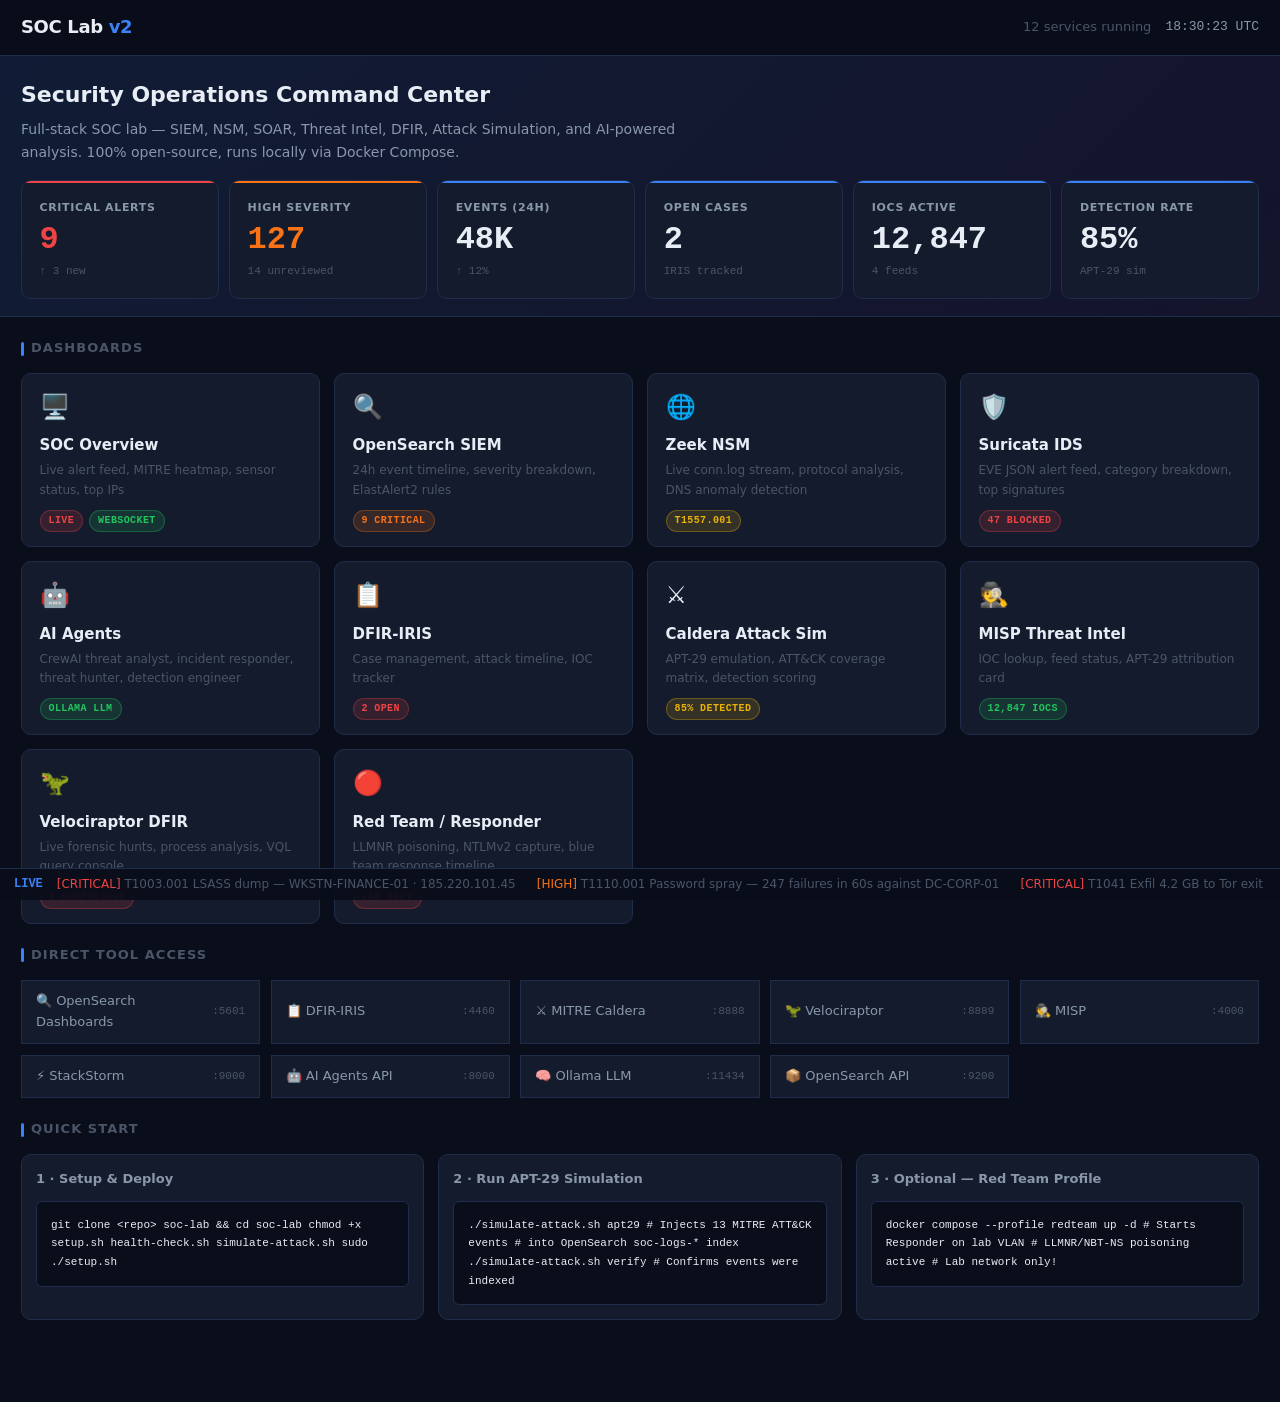
<file: dashboards/index.html>
<!DOCTYPE html>
<html lang="en">
<head>
<meta charset="UTF-8">
<meta name="viewport" content="width=device-width,initial-scale=1">
<title>SOC Lab v2 — Command Center</title>
<link rel="stylesheet" href="soc-theme.css">
<style>
  body { background:var(--bg-base); font-family:var(--font-sans); color:var(--text-primary); margin:0; }
  .portal-header { position:sticky; top:0; z-index:100; background:rgba(10,14,26,0.95); backdrop-filter:blur(8px); border-bottom:1px solid var(--border); display:flex; align-items:center; justify-content:space-between; padding:0 var(--space-6); height:var(--header-h); }
  .portal-logo { font-size:18px; font-weight:700; color:var(--text-primary); letter-spacing:-.02em; }
  .portal-logo span { color:var(--accent); }
  .portal-meta { display:flex; align-items:center; gap:var(--space-4); font-size:13px; color:var(--text-muted); }
  .portal-clock { font-family:var(--font-mono); color:var(--text-secondary); }
  .hero-bar { background:linear-gradient(135deg,rgba(59,130,246,0.12) 0%,rgba(139,92,246,0.08) 100%); border-bottom:1px solid var(--border); padding:var(--space-6) var(--space-6) var(--space-5); }
  .hero-bar h2 { margin:0 0 6px; font-size:22px; font-weight:700; }
  .hero-bar p  { margin:0 0 var(--space-5); color:var(--text-secondary); font-size:14px; max-width:700px; }
  .hero-kpis { display:grid; grid-template-columns:repeat(6,1fr); gap:var(--space-3); }
  @media(max-width:900px){ .hero-kpis { grid-template-columns:repeat(3,1fr); } }
  .portal-body { padding:var(--space-6); }
  .section-title { font-size:13px; font-weight:600; text-transform:uppercase; letter-spacing:.08em; color:var(--text-muted); margin:0 0 var(--space-4); }
  .dash-grid { display:grid; grid-template-columns:repeat(auto-fill,minmax(260px,1fr)); gap:var(--space-4); margin-bottom:var(--space-6); }
  .dash-card { background:var(--bg-card); border:1px solid var(--border); border-radius:var(--radius-md); padding:var(--space-4) var(--space-5); text-decoration:none; color:inherit; display:block; transition:border-color .15s,transform .15s; }
  .dash-card:hover { border-color:var(--accent); transform:translateY(-2px); }
  .dash-card-icon { font-size:24px; margin-bottom:var(--space-2); }
  .dash-card-name { font-size:15px; font-weight:600; margin-bottom:4px; }
  .dash-card-desc { font-size:12px; color:var(--text-muted); margin-bottom:var(--space-3); }
  .dash-card-tags { display:flex; gap:6px; flex-wrap:wrap; }
  .tools-grid { display:grid; grid-template-columns:repeat(auto-fill,minmax(200px,1fr)); gap:var(--space-3); margin-bottom:var(--space-6); }
  .tool-link { background:var(--bg-card); border:1px solid var(--border); border-radius:var(--radius); padding:var(--space-3) var(--space-4); text-decoration:none; color:var(--text-secondary); font-size:13px; display:flex; align-items:center; gap:8px; transition:border-color .15s,color .15s; }
  .tool-link:hover { border-color:var(--accent); color:var(--text-primary); }
  .tool-port { margin-left:auto; font-family:var(--font-mono); font-size:11px; color:var(--text-muted); }
  .qs-grid { display:grid; grid-template-columns:repeat(auto-fill,minmax(320px,1fr)); gap:var(--space-4); margin-bottom:var(--space-6); }
  .qs-card { background:var(--bg-card); border:1px solid var(--border); border-radius:var(--radius-md); padding:var(--space-4); }
  .qs-card h4 { margin:0 0 var(--space-3); font-size:13px; color:var(--text-secondary); font-weight:600; }
  .ticker { position:fixed; bottom:0; left:0; right:0; background:rgba(10,14,26,0.95); border-top:1px solid var(--border); padding:6px var(--space-4); display:flex; align-items:center; gap:var(--space-4); font-size:12px; overflow:hidden; }
  .ticker-label { color:var(--accent); font-weight:700; font-family:var(--font-mono); white-space:nowrap; }
  .ticker-track { flex:1; overflow:hidden; }
  .ticker-inner { display:flex; gap:var(--space-6); animation:scroll-left 40s linear infinite; white-space:nowrap; }
  @keyframes scroll-left { from{transform:translateX(0)} to{transform:translateX(-50%)} }
  .ticker-item { color:var(--text-muted); }
  .ticker-item .t-high { color:var(--high); }
  .ticker-item .t-crit { color:var(--critical); }
  pb { padding-bottom: 40px; display:block; }
</style>
</head>
<body>

<header class="portal-header">
  <div class="portal-logo">SOC Lab <span>v2</span></div>
  <div class="portal-meta">
    <span class="status-dot green"></span>
    <span>12 services running</span>
    <span class="portal-clock" id="clock">--:--:-- UTC</span>
  </div>
</header>

<div class="hero-bar">
  <h2>Security Operations Command Center</h2>
  <p>Full-stack SOC lab — SIEM, NSM, SOAR, Threat Intel, DFIR, Attack Simulation, and AI-powered analysis. 100% open-source, runs locally via Docker Compose.</p>
  <div class="hero-kpis">
    <div class="kpi-card critical">
      <div class="kpi-label">Critical Alerts</div>
      <div class="kpi-value">9</div>
      <div class="kpi-sub">↑ 3 new</div>
    </div>
    <div class="kpi-card high">
      <div class="kpi-label">High Severity</div>
      <div class="kpi-value">127</div>
      <div class="kpi-sub">14 unreviewed</div>
    </div>
    <div class="kpi-card">
      <div class="kpi-label">Events (24h)</div>
      <div class="kpi-value">48K</div>
      <div class="kpi-sub">↑ 12%</div>
    </div>
    <div class="kpi-card">
      <div class="kpi-label">Open Cases</div>
      <div class="kpi-value">2</div>
      <div class="kpi-sub">IRIS tracked</div>
    </div>
    <div class="kpi-card">
      <div class="kpi-label">IOCs Active</div>
      <div class="kpi-value">12,847</div>
      <div class="kpi-sub">4 feeds</div>
    </div>
    <div class="kpi-card">
      <div class="kpi-label">Detection Rate</div>
      <div class="kpi-value">85%</div>
      <div class="kpi-sub">APT-29 sim</div>
    </div>
  </div>
</div>

<div class="portal-body">

  <div class="section-title">Dashboards</div>
  <div class="dash-grid">

    <a href="01_soc_overview.html" class="dash-card">
      <div class="dash-card-icon">🖥️</div>
      <div class="dash-card-name">SOC Overview</div>
      <div class="dash-card-desc">Live alert feed, MITRE heatmap, sensor status, top IPs</div>
      <div class="dash-card-tags"><span class="badge badge-critical">Live</span><span class="badge badge-low">WebSocket</span></div>
    </a>

    <a href="02_opensearch_siem.html" class="dash-card">
      <div class="dash-card-icon">🔍</div>
      <div class="dash-card-name">OpenSearch SIEM</div>
      <div class="dash-card-desc">24h event timeline, severity breakdown, ElastAlert2 rules</div>
      <div class="dash-card-tags"><span class="badge badge-high">9 critical</span></div>
    </a>

    <a href="03_zeek_network.html" class="dash-card">
      <div class="dash-card-icon">🌐</div>
      <div class="dash-card-name">Zeek NSM</div>
      <div class="dash-card-desc">Live conn.log stream, protocol analysis, DNS anomaly detection</div>
      <div class="dash-card-tags"><span class="badge badge-medium">T1557.001</span></div>
    </a>

    <a href="04_suricata_ids.html" class="dash-card">
      <div class="dash-card-icon">🛡️</div>
      <div class="dash-card-name">Suricata IDS</div>
      <div class="dash-card-desc">EVE JSON alert feed, category breakdown, top signatures</div>
      <div class="dash-card-tags"><span class="badge badge-critical">47 blocked</span></div>
    </a>

    <a href="05_ai_agents.html" class="dash-card">
      <div class="dash-card-icon">🤖</div>
      <div class="dash-card-name">AI Agents</div>
      <div class="dash-card-desc">CrewAI threat analyst, incident responder, threat hunter, detection engineer</div>
      <div class="dash-card-tags"><span class="badge badge-low">Ollama LLM</span></div>
    </a>

    <a href="06_iris_cases.html" class="dash-card">
      <div class="dash-card-icon">📋</div>
      <div class="dash-card-name">DFIR-IRIS</div>
      <div class="dash-card-desc">Case management, attack timeline, IOC tracker</div>
      <div class="dash-card-tags"><span class="badge badge-critical">2 open</span></div>
    </a>

    <a href="07_caldera_attack.html" class="dash-card">
      <div class="dash-card-icon">⚔️</div>
      <div class="dash-card-name">Caldera Attack Sim</div>
      <div class="dash-card-desc">APT-29 emulation, ATT&amp;CK coverage matrix, detection scoring</div>
      <div class="dash-card-tags"><span class="badge badge-medium">85% detected</span></div>
    </a>

    <a href="08_misp_ti.html" class="dash-card">
      <div class="dash-card-icon">🕵️</div>
      <div class="dash-card-name">MISP Threat Intel</div>
      <div class="dash-card-desc">IOC lookup, feed status, APT-29 attribution card</div>
      <div class="dash-card-tags"><span class="badge badge-low">12,847 IOCs</span></div>
    </a>

    <a href="09_velociraptor.html" class="dash-card">
      <div class="dash-card-icon">🦖</div>
      <div class="dash-card-name">Velociraptor DFIR</div>
      <div class="dash-card-desc">Live forensic hunts, process analysis, VQL query console</div>
      <div class="dash-card-tags"><span class="badge badge-critical">3 suspicious</span></div>
    </a>

    <a href="10_responder_redteam.html" class="dash-card">
      <div class="dash-card-icon">🔴</div>
      <div class="dash-card-name">Red Team / Responder</div>
      <div class="dash-card-desc">LLMNR poisoning, NTLMv2 capture, blue team response timeline</div>
      <div class="dash-card-tags"><span class="badge badge-critical">Lab only</span></div>
    </a>

  </div>

  <div class="section-title">Direct Tool Access</div>
  <div class="tools-grid">
    <a href="http://localhost:5601" target="_blank" class="tool-link">🔍 OpenSearch Dashboards <span class="tool-port">:5601</span></a>
    <a href="http://localhost:4460" target="_blank" class="tool-link">📋 DFIR-IRIS <span class="tool-port">:4460</span></a>
    <a href="http://localhost:8888" target="_blank" class="tool-link">⚔️ MITRE Caldera <span class="tool-port">:8888</span></a>
    <a href="http://localhost:8889" target="_blank" class="tool-link">🦖 Velociraptor <span class="tool-port">:8889</span></a>
    <a href="http://localhost:4000" target="_blank" class="tool-link">🕵️ MISP <span class="tool-port">:4000</span></a>
    <a href="http://localhost:9000" target="_blank" class="tool-link">⚡ StackStorm <span class="tool-port">:9000</span></a>
    <a href="http://localhost:8000/docs" target="_blank" class="tool-link">🤖 AI Agents API <span class="tool-port">:8000</span></a>
    <a href="http://localhost:11434" target="_blank" class="tool-link">🧠 Ollama LLM <span class="tool-port">:11434</span></a>
    <a href="http://localhost:9200" target="_blank" class="tool-link">📦 OpenSearch API <span class="tool-port">:9200</span></a>
  </div>

  <div class="section-title">Quick Start</div>
  <div class="qs-grid">

    <div class="qs-card">
      <h4>1 · Setup &amp; Deploy</h4>
      <div class="log-block">git clone &lt;repo&gt; soc-lab &amp;&amp; cd soc-lab
chmod +x setup.sh health-check.sh simulate-attack.sh
sudo ./setup.sh</div>
    </div>

    <div class="qs-card">
      <h4>2 · Run APT-29 Simulation</h4>
      <div class="log-block">./simulate-attack.sh apt29
# Injects 13 MITRE ATT&CK events
# into OpenSearch soc-logs-* index

./simulate-attack.sh verify
# Confirms events were indexed</div>
    </div>

    <div class="qs-card">
      <h4>3 · Optional — Red Team Profile</h4>
      <div class="log-block">docker compose --profile redteam up -d
# Starts Responder on lab VLAN
# LLMNR/NBT-NS poisoning active
# Lab network only!</div>
    </div>

  </div>

</div>

<pb></pb>

<!-- Ticker -->
<div class="ticker">
  <span class="ticker-label">LIVE</span>
  <div class="ticker-track">
    <div class="ticker-inner" id="ticker-inner">
      <span class="ticker-item"><span class="t-crit">[CRITICAL]</span> T1003.001 LSASS dump — WKSTN-FINANCE-01 · 185.220.101.45</span>
      <span class="ticker-item"><span class="t-high">[HIGH]</span> T1110.001 Password spray — 247 failures in 60s against DC-CORP-01</span>
      <span class="ticker-item"><span class="t-crit">[CRITICAL]</span> T1041 Exfil 4.2 GB to Tor exit node — port 443</span>
      <span class="ticker-item"><span class="t-high">[HIGH]</span> T1557.001 LLMNR poisoning — CORP\jsmith hash captured</span>
      <span class="ticker-item">[MISP] New IOC matched: 185.220.101.45 — APT-29 Cozy Bear confirmed</span>
      <span class="ticker-item"><span class="t-crit">[CRITICAL]</span> Suricata SID 2030358 — Cobalt Strike Beacon blocked</span>
      <span class="ticker-item">[IRIS] Case INC-2026-001 updated — lateral movement to DC-CORP-01 confirmed</span>
      <span class="ticker-item">[AI] Threat Analyst agent: 85% confidence APT-29 attribution · 13 TTPs matched</span>
      <span class="ticker-item"><span class="t-crit">[CRITICAL]</span> T1562.001 Defender disabled — detection gap identified</span>
      <span class="ticker-item">[CALDERA] APT-29 operation complete — 11/13 techniques detected (85%)</span>
      <!-- duplicate for seamless loop -->
      <span class="ticker-item"><span class="t-crit">[CRITICAL]</span> T1003.001 LSASS dump — WKSTN-FINANCE-01 · 185.220.101.45</span>
      <span class="ticker-item"><span class="t-high">[HIGH]</span> T1110.001 Password spray — 247 failures in 60s against DC-CORP-01</span>
      <span class="ticker-item"><span class="t-crit">[CRITICAL]</span> T1041 Exfil 4.2 GB to Tor exit node — port 443</span>
      <span class="ticker-item"><span class="t-high">[HIGH]</span> T1557.001 LLMNR poisoning — CORP\jsmith hash captured</span>
      <span class="ticker-item">[MISP] New IOC matched: 185.220.101.45 — APT-29 Cozy Bear confirmed</span>
      <span class="ticker-item"><span class="t-crit">[CRITICAL]</span> Suricata SID 2030358 — Cobalt Strike Beacon blocked</span>
      <span class="ticker-item">[IRIS] Case INC-2026-001 updated — lateral movement to DC-CORP-01 confirmed</span>
      <span class="ticker-item">[AI] Threat Analyst agent: 85% confidence APT-29 attribution · 13 TTPs matched</span>
      <span class="ticker-item"><span class="t-crit">[CRITICAL]</span> T1562.001 Defender disabled — detection gap identified</span>
      <span class="ticker-item">[CALDERA] APT-29 operation complete — 11/13 techniques detected (85%)</span>
    </div>
  </div>
</div>

<script>
// UTC clock
function updateClock() {
  const now = new Date();
  const h = String(now.getUTCHours()).padStart(2,'0');
  const m = String(now.getUTCMinutes()).padStart(2,'0');
  const s = String(now.getUTCSeconds()).padStart(2,'0');
  document.getElementById('clock').textContent = `${h}:${m}:${s} UTC`;
}
updateClock();
setInterval(updateClock, 1000);
</script>
</body>
</html>
</file>
<file: dashboards/soc-theme.css>
/* ============================================================
   SOC Lab — Shared Design System
   Advanced Security Operations Center v2
   ============================================================ */

/* ── 1. Design Tokens ──────────────────────────────────────── */
:root {
  /* Palette */
  --bg-base:        #0a0e1a;
  --bg-surface:     #0f1525;
  --bg-card:        #141b2d;
  --bg-card-hover:  #1a2238;
  --bg-input:       #1e2640;
  --border:         #1f2d4a;
  --border-light:   #2a3a5c;

  /* Accent */
  --accent:         #3b82f6;
  --accent-dim:     rgba(59, 130, 246, 0.15);
  --accent-glow:    rgba(59, 130, 246, 0.35);

  /* Status colours */
  --critical:       #ef4444;
  --critical-dim:   rgba(239, 68, 68, 0.15);
  --high:           #f97316;
  --high-dim:       rgba(249, 115, 22, 0.15);
  --medium:         #eab308;
  --medium-dim:     rgba(234, 179, 8, 0.15);
  --low:            #22c55e;
  --low-dim:        rgba(34, 197, 94, 0.15);
  --info:           #06b6d4;
  --info-dim:       rgba(6, 182, 212, 0.15);

  /* Text */
  --text-primary:   #e8edf5;
  --text-secondary: #8898aa;
  --text-muted:     #4a5568;
  --text-accent:    #60a5fa;

  /* Typography */
  --font-mono:  'JetBrains Mono', 'Fira Code', 'Cascadia Code', monospace;
  --font-sans:  'Inter', 'Segoe UI', system-ui, sans-serif;

  /* Spacing */
  --space-1:  0.25rem;
  --space-2:  0.5rem;
  --space-3:  0.75rem;
  --space-4:  1rem;
  --space-5:  1.25rem;
  --space-6:  1.5rem;
  --space-8:  2rem;
  --space-10: 2.5rem;
  --space-12: 3rem;

  /* Layout */
  --sidebar-w: 220px;
  --header-h:  56px;
  --radius-sm: 6px;
  --radius-md: 10px;
  --radius-lg: 16px;

  /* Transitions */
  --transition: 150ms ease;
}

/* ── 2. Reset & Base ───────────────────────────────────────── */
*, *::before, *::after { box-sizing: border-box; margin: 0; padding: 0; }

html { font-size: 14px; scroll-behavior: smooth; }

body {
  background: var(--bg-base);
  color: var(--text-primary);
  font-family: var(--font-sans);
  line-height: 1.6;
  min-height: 100vh;
  overflow-x: hidden;
}

a { color: var(--text-accent); text-decoration: none; }
a:hover { color: var(--accent); }

code, pre, .mono { font-family: var(--font-mono); }

/* ── 3. Layout Shell ───────────────────────────────────────── */
.layout {
  display: grid;
  grid-template-columns: var(--sidebar-w) 1fr;
  grid-template-rows: var(--header-h) 1fr;
  grid-template-areas:
    "sidebar header"
    "sidebar main";
  min-height: 100vh;
}

/* ── 4. Sidebar ────────────────────────────────────────────── */
.sidebar {
  grid-area: sidebar;
  background: var(--bg-surface);
  border-right: 1px solid var(--border);
  display: flex;
  flex-direction: column;
  position: fixed;
  top: 0; left: 0; bottom: 0;
  width: var(--sidebar-w);
  z-index: 100;
  overflow-y: auto;
}

.sidebar-brand {
  display: flex;
  align-items: center;
  gap: var(--space-3);
  padding: var(--space-4) var(--space-5);
  border-bottom: 1px solid var(--border);
  height: var(--header-h);
  flex-shrink: 0;
}

.sidebar-brand .brand-icon {
  width: 30px; height: 30px;
  background: var(--accent-dim);
  border: 1px solid var(--accent);
  border-radius: var(--radius-sm);
  display: flex; align-items: center; justify-content: center;
  color: var(--accent);
  font-size: 14px;
  flex-shrink: 0;
}

.sidebar-brand .brand-text {
  display: flex; flex-direction: column;
  overflow: hidden;
}

.sidebar-brand .brand-title {
  font-size: 13px;
  font-weight: 700;
  color: var(--text-primary);
  letter-spacing: 0.02em;
  white-space: nowrap;
}

.sidebar-brand .brand-sub {
  font-size: 10px;
  color: var(--text-secondary);
  font-family: var(--font-mono);
  letter-spacing: 0.05em;
}

.sidebar-section {
  padding: var(--space-5) var(--space-3) var(--space-2);
}

.sidebar-section-label {
  font-size: 9px;
  font-weight: 600;
  letter-spacing: 0.1em;
  text-transform: uppercase;
  color: var(--text-muted);
  padding: 0 var(--space-2) var(--space-2);
}

.sidebar-nav { list-style: none; padding: 0; }

.nav-item a {
  display: flex;
  align-items: center;
  gap: var(--space-3);
  padding: var(--space-2) var(--space-3);
  border-radius: var(--radius-sm);
  color: var(--text-secondary);
  font-size: 13px;
  transition: all var(--transition);
  white-space: nowrap;
  overflow: hidden;
}

.nav-item a:hover {
  background: var(--accent-dim);
  color: var(--text-primary);
}

.nav-item a.active {
  background: var(--accent-dim);
  color: var(--accent);
  border-left: 2px solid var(--accent);
}

.nav-item a .nav-icon {
  width: 16px; height: 16px;
  flex-shrink: 0;
  opacity: 0.7;
}

.nav-item a:hover .nav-icon,
.nav-item a.active .nav-icon { opacity: 1; }

.nav-badge {
  margin-left: auto;
  background: var(--critical-dim);
  color: var(--critical);
  font-size: 10px;
  font-weight: 600;
  font-family: var(--font-mono);
  padding: 1px 6px;
  border-radius: 10px;
  border: 1px solid rgba(239, 68, 68, 0.3);
}

.sidebar-footer {
  margin-top: auto;
  padding: var(--space-4) var(--space-5);
  border-top: 1px solid var(--border);
  font-size: 11px;
  color: var(--text-muted);
  font-family: var(--font-mono);
}

/* ── 5. Header ─────────────────────────────────────────────── */
.topbar {
  grid-area: header;
  background: var(--bg-surface);
  border-bottom: 1px solid var(--border);
  display: flex;
  align-items: center;
  gap: var(--space-4);
  padding: 0 var(--space-6);
  position: sticky;
  top: 0;
  z-index: 50;
}

.topbar-title {
  font-size: 15px;
  font-weight: 600;
  color: var(--text-primary);
  display: flex;
  align-items: center;
  gap: var(--space-2);
}

.topbar-title .page-icon {
  color: var(--accent);
}

.topbar-meta {
  font-size: 12px;
  color: var(--text-secondary);
  font-family: var(--font-mono);
}

.topbar-right {
  margin-left: auto;
  display: flex;
  align-items: center;
  gap: var(--space-4);
}

.ws-indicator {
  display: flex;
  align-items: center;
  gap: var(--space-2);
  font-size: 11px;
  font-family: var(--font-mono);
}

.ws-dot {
  width: 8px; height: 8px;
  border-radius: 50%;
  background: var(--text-muted);
  position: relative;
}

.ws-dot.connected { background: var(--low); }
.ws-dot.connected::after {
  content: '';
  position: absolute;
  inset: -3px;
  border-radius: 50%;
  border: 1px solid var(--low);
  animation: pulse-ring 2s infinite;
}

@keyframes pulse-ring {
  0%   { transform: scale(1); opacity: 0.6; }
  100% { transform: scale(2); opacity: 0; }
}

/* ── 6. Main Content ───────────────────────────────────────── */
.main-content {
  grid-area: main;
  padding: var(--space-6);
  overflow-y: auto;
  min-height: calc(100vh - var(--header-h));
}

/* ── 7. Grid Layouts ───────────────────────────────────────── */
.grid-4 { display: grid; grid-template-columns: repeat(4, 1fr); gap: var(--space-4); }
.grid-3 { display: grid; grid-template-columns: repeat(3, 1fr); gap: var(--space-4); }
.grid-2 { display: grid; grid-template-columns: repeat(2, 1fr); gap: var(--space-4); }
.grid-2-1 { display: grid; grid-template-columns: 2fr 1fr; gap: var(--space-4); }
.grid-1-2 { display: grid; grid-template-columns: 1fr 2fr; gap: var(--space-4); }

/* ── 8. Cards ──────────────────────────────────────────────── */
.card {
  background: var(--bg-card);
  border: 1px solid var(--border);
  border-radius: var(--radius-md);
  overflow: hidden;
}

.card:hover { border-color: var(--border-light); }

.card-header {
  display: flex;
  align-items: center;
  justify-content: space-between;
  padding: var(--space-4) var(--space-5);
  border-bottom: 1px solid var(--border);
  min-height: 48px;
}

.card-title {
  font-size: 12px;
  font-weight: 600;
  text-transform: uppercase;
  letter-spacing: 0.06em;
  color: var(--text-secondary);
  display: flex;
  align-items: center;
  gap: var(--space-2);
}

.card-title svg, .card-title .icon {
  color: var(--accent);
}

.card-body {
  padding: var(--space-5);
}

.card-body-sm {
  padding: var(--space-3) var(--space-5);
}

/* ── 9. KPI Cards ──────────────────────────────────────────── */
.kpi-card {
  background: var(--bg-card);
  border: 1px solid var(--border);
  border-radius: var(--radius-md);
  padding: var(--space-5);
  display: flex;
  flex-direction: column;
  gap: var(--space-2);
  position: relative;
  overflow: hidden;
  transition: border-color var(--transition), transform var(--transition);
}

.kpi-card:hover {
  border-color: var(--border-light);
  transform: translateY(-1px);
}

.kpi-card::before {
  content: '';
  position: absolute;
  top: 0; left: 0; right: 0;
  height: 2px;
  background: var(--accent);
}

.kpi-card.critical::before { background: var(--critical); }
.kpi-card.high::before     { background: var(--high); }
.kpi-card.medium::before   { background: var(--medium); }
.kpi-card.low::before      { background: var(--low); }
.kpi-card.info::before     { background: var(--info); }

.kpi-label {
  font-size: 11px;
  font-weight: 600;
  letter-spacing: 0.06em;
  text-transform: uppercase;
  color: var(--text-secondary);
}

.kpi-value {
  font-size: 32px;
  font-weight: 700;
  font-family: var(--font-mono);
  color: var(--text-primary);
  line-height: 1;
}

.kpi-card.critical .kpi-value { color: var(--critical); }
.kpi-card.high .kpi-value     { color: var(--high); }
.kpi-card.medium .kpi-value   { color: var(--medium); }
.kpi-card.low .kpi-value      { color: var(--low); }
.kpi-card.info .kpi-value     { color: var(--info); }

.kpi-sub {
  font-size: 11px;
  color: var(--text-muted);
  font-family: var(--font-mono);
}

.kpi-icon {
  position: absolute;
  right: var(--space-5);
  top: var(--space-5);
  font-size: 28px;
  opacity: 0.12;
}

/* ── 10. Badges & Tags ─────────────────────────────────────── */
.badge {
  display: inline-flex;
  align-items: center;
  gap: 4px;
  padding: 2px 8px;
  border-radius: 20px;
  font-size: 10px;
  font-weight: 600;
  letter-spacing: 0.04em;
  text-transform: uppercase;
  font-family: var(--font-mono);
}

.badge-critical { background: var(--critical-dim); color: var(--critical); border: 1px solid rgba(239,68,68,0.3); }
.badge-high     { background: var(--high-dim);     color: var(--high);     border: 1px solid rgba(249,115,22,0.3); }
.badge-medium   { background: var(--medium-dim);   color: var(--medium);   border: 1px solid rgba(234,179,8,0.3); }
.badge-low      { background: var(--low-dim);      color: var(--low);      border: 1px solid rgba(34,197,94,0.3); }
.badge-info     { background: var(--info-dim);     color: var(--info);     border: 1px solid rgba(6,182,212,0.3); }
.badge-accent   { background: var(--accent-dim);   color: var(--accent);   border: 1px solid rgba(59,130,246,0.3); }
.badge-neutral  { background: #1e2640;             color: var(--text-secondary); border: 1px solid var(--border); }

/* ── 11. Tables ────────────────────────────────────────────── */
.data-table {
  width: 100%;
  border-collapse: collapse;
  font-size: 12px;
}

.data-table th {
  text-align: left;
  padding: var(--space-2) var(--space-3);
  color: var(--text-secondary);
  font-size: 10px;
  font-weight: 600;
  letter-spacing: 0.08em;
  text-transform: uppercase;
  border-bottom: 1px solid var(--border);
  white-space: nowrap;
}

.data-table td {
  padding: var(--space-3);
  border-bottom: 1px solid rgba(31, 45, 74, 0.5);
  color: var(--text-primary);
  vertical-align: middle;
}

.data-table tr:last-child td { border-bottom: none; }

.data-table tr:hover td { background: rgba(59, 130, 246, 0.03); }

.data-table .mono { font-family: var(--font-mono); font-size: 11px; }

/* ── 12. Alert Feed ────────────────────────────────────────── */
.alert-feed { display: flex; flex-direction: column; gap: 0; }

.alert-item {
  display: flex;
  align-items: flex-start;
  gap: var(--space-3);
  padding: var(--space-3) var(--space-4);
  border-bottom: 1px solid rgba(31, 45, 74, 0.6);
  transition: background var(--transition);
}

.alert-item:last-child { border-bottom: none; }
.alert-item:hover { background: rgba(59, 130, 246, 0.03); }

.alert-item.new {
  animation: slide-in 0.3s ease;
  background: rgba(59, 130, 246, 0.04);
}

@keyframes slide-in {
  from { opacity: 0; transform: translateX(-8px); }
  to   { opacity: 1; transform: translateX(0); }
}

.alert-dot {
  width: 8px; height: 8px;
  border-radius: 50%;
  margin-top: 4px;
  flex-shrink: 0;
}

.alert-dot.critical { background: var(--critical); box-shadow: 0 0 6px var(--critical); }
.alert-dot.high     { background: var(--high);     box-shadow: 0 0 6px var(--high); }
.alert-dot.medium   { background: var(--medium); }
.alert-dot.low      { background: var(--low); }

.alert-content { flex: 1; min-width: 0; }

.alert-title {
  font-size: 12px;
  font-weight: 500;
  color: var(--text-primary);
  white-space: nowrap;
  overflow: hidden;
  text-overflow: ellipsis;
}

.alert-meta {
  font-size: 10px;
  color: var(--text-secondary);
  font-family: var(--font-mono);
  margin-top: 2px;
  display: flex;
  gap: var(--space-3);
}

.alert-time {
  font-size: 10px;
  color: var(--text-muted);
  font-family: var(--font-mono);
  white-space: nowrap;
  flex-shrink: 0;
  padding-top: 2px;
}

/* ── 13. Chart Containers ──────────────────────────────────── */
.chart-wrap {
  position: relative;
  width: 100%;
}

.chart-wrap canvas { display: block; }

/* ── 14. Status Indicators ─────────────────────────────────── */
.status-dot {
  display: inline-block;
  width: 8px; height: 8px;
  border-radius: 50%;
}

.status-dot.up      { background: var(--low); box-shadow: 0 0 5px var(--low); }
.status-dot.down    { background: var(--critical); box-shadow: 0 0 5px var(--critical); }
.status-dot.warn    { background: var(--medium); }
.status-dot.unknown { background: var(--text-muted); }

.status-row {
  display: flex;
  align-items: center;
  justify-content: space-between;
  padding: var(--space-2) 0;
  border-bottom: 1px solid rgba(31, 45, 74, 0.4);
  font-size: 12px;
}

.status-row:last-child { border-bottom: none; }

.status-label { color: var(--text-secondary); }
.status-value { display: flex; align-items: center; gap: var(--space-2); color: var(--text-primary); font-family: var(--font-mono); font-size: 11px; }

/* ── 15. Progress Bars ─────────────────────────────────────── */
.progress-bar {
  height: 4px;
  background: var(--border);
  border-radius: 2px;
  overflow: hidden;
}

.progress-fill {
  height: 100%;
  border-radius: 2px;
  background: var(--accent);
  transition: width 0.5s ease;
}

.progress-fill.critical { background: var(--critical); }
.progress-fill.high     { background: var(--high); }
.progress-fill.medium   { background: var(--medium); }
.progress-fill.low      { background: var(--low); }

/* ── 16. Buttons ───────────────────────────────────────────── */
.btn {
  display: inline-flex;
  align-items: center;
  gap: var(--space-2);
  padding: var(--space-2) var(--space-4);
  border-radius: var(--radius-sm);
  font-size: 12px;
  font-weight: 500;
  cursor: pointer;
  border: none;
  transition: all var(--transition);
  font-family: var(--font-sans);
  white-space: nowrap;
}

.btn-primary {
  background: var(--accent);
  color: white;
}
.btn-primary:hover { background: #2563eb; }

.btn-ghost {
  background: transparent;
  color: var(--text-secondary);
  border: 1px solid var(--border);
}
.btn-ghost:hover { background: var(--bg-card-hover); color: var(--text-primary); border-color: var(--border-light); }

.btn-danger {
  background: var(--critical-dim);
  color: var(--critical);
  border: 1px solid rgba(239,68,68,0.3);
}
.btn-danger:hover { background: rgba(239,68,68,0.25); }

.btn-sm { padding: 3px 10px; font-size: 11px; }
.btn-xs { padding: 2px 8px;  font-size: 10px; }

/* ── 17. Form Elements ─────────────────────────────────────── */
.input, select.input, textarea.input {
  background: var(--bg-input);
  border: 1px solid var(--border);
  border-radius: var(--radius-sm);
  color: var(--text-primary);
  font-size: 12px;
  font-family: var(--font-sans);
  padding: var(--space-2) var(--space-3);
  outline: none;
  width: 100%;
  transition: border-color var(--transition);
}

.input:focus { border-color: var(--accent); }
.input::placeholder { color: var(--text-muted); }

select.input option { background: var(--bg-input); }

/* ── 18. Scrollbars ────────────────────────────────────────── */
::-webkit-scrollbar { width: 6px; height: 6px; }
::-webkit-scrollbar-track { background: transparent; }
::-webkit-scrollbar-thumb { background: var(--border-light); border-radius: 3px; }
::-webkit-scrollbar-thumb:hover { background: var(--text-muted); }

/* ── 19. Utilities ─────────────────────────────────────────── */
.flex         { display: flex; }
.flex-center  { display: flex; align-items: center; justify-content: center; }
.items-center { align-items: center; }
.gap-2        { gap: var(--space-2); }
.gap-3        { gap: var(--space-3); }
.gap-4        { gap: var(--space-4); }
.ml-auto      { margin-left: auto; }
.mt-4         { margin-top: var(--space-4); }
.mt-6         { margin-top: var(--space-6); }
.mb-4         { margin-bottom: var(--space-4); }
.w-full       { width: 100%; }
.text-mono    { font-family: var(--font-mono); }
.text-xs      { font-size: 11px; }
.text-sm      { font-size: 12px; }
.text-muted   { color: var(--text-muted); }
.text-secondary { color: var(--text-secondary); }
.text-accent  { color: var(--accent); }
.text-right   { text-align: right; }
.truncate     { white-space: nowrap; overflow: hidden; text-overflow: ellipsis; }
.section-gap  { margin-top: var(--space-6); }

/* ── 20. Page Section Headers ──────────────────────────────── */
.section-header {
  display: flex;
  align-items: center;
  justify-content: space-between;
  margin-bottom: var(--space-4);
}

.section-title {
  font-size: 13px;
  font-weight: 600;
  color: var(--text-primary);
  display: flex;
  align-items: center;
  gap: var(--space-2);
}

.section-title::before {
  content: '';
  display: inline-block;
  width: 3px;
  height: 14px;
  background: var(--accent);
  border-radius: 2px;
}

/* ── 21. Code / Log Blocks ─────────────────────────────────── */
.log-block {
  background: var(--bg-base);
  border: 1px solid var(--border);
  border-radius: var(--radius-sm);
  padding: var(--space-4);
  font-family: var(--font-mono);
  font-size: 11px;
  line-height: 1.7;
  overflow-x: auto;
  max-height: 280px;
  overflow-y: auto;
}

.log-line { display: block; color: var(--text-secondary); }
.log-line.new { color: var(--text-primary); animation: flash-in 0.4s ease; }

@keyframes flash-in {
  from { color: var(--accent); }
  to   { color: var(--text-primary); }
}

.log-ts    { color: var(--text-muted); }
.log-level-crit  { color: var(--critical); font-weight: 600; }
.log-level-warn  { color: var(--medium); }
.log-level-info  { color: var(--info); }
.log-level-ok    { color: var(--low); }

/* ── 22. Mitre Technique Tags ──────────────────────────────── */
.technique-tag {
  display: inline-flex;
  align-items: center;
  gap: 4px;
  background: rgba(59, 130, 246, 0.08);
  border: 1px solid rgba(59, 130, 246, 0.2);
  border-radius: 4px;
  padding: 2px 8px;
  font-size: 10px;
  font-family: var(--font-mono);
  color: var(--text-accent);
}

/* ── 23. Loading Skeleton ──────────────────────────────────── */
.skeleton {
  background: linear-gradient(90deg, var(--border) 25%, var(--border-light) 50%, var(--border) 75%);
  background-size: 200% 100%;
  animation: shimmer 1.5s infinite;
  border-radius: var(--radius-sm);
}

@keyframes shimmer {
  0%   { background-position: 200% 0; }
  100% { background-position: -200% 0; }
}

/* ── 24. Responsive ────────────────────────────────────────── */
@media (max-width: 1400px) {
  .grid-4 { grid-template-columns: repeat(2, 1fr); }
}

@media (max-width: 1100px) {
  :root { --sidebar-w: 56px; }
  .sidebar-brand .brand-text,
  .nav-item a span:not(.nav-icon),
  .sidebar-section-label,
  .nav-badge,
  .sidebar-footer { display: none; }
  .sidebar-brand { justify-content: center; }
  .nav-item a { justify-content: center; padding: var(--space-3); }
  .grid-2-1, .grid-1-2 { grid-template-columns: 1fr; }
}

@media (max-width: 768px) {
  .grid-3, .grid-2 { grid-template-columns: 1fr; }
  .main-content { padding: var(--space-4); }
}

/* ── 25. KPI Row ────────────────────────────────────────────── */
.kpi-row {
  display: grid;
  grid-template-columns: repeat(auto-fill, minmax(180px, 1fr));
  gap: var(--space-4);
  margin-bottom: var(--space-5);
}

/* ── 26. Alert Row ──────────────────────────────────────────── */
.alert-row {
  display: flex;
  align-items: center;
  gap: var(--space-2);
  padding: var(--space-2) 0;
  border-bottom: 1px solid rgba(255,255,255,0.04);
  font-size: 12px;
  font-family: var(--font-mono);
  line-height: 1.4;
}
.alert-row:last-child { border-bottom: none; }
.alert-time {
  color: var(--text-muted);
  min-width: 160px;
  flex-shrink: 0;
}

/* ── 27. Case Cards ─────────────────────────────────────────── */
.case-card {
  background: var(--bg-card);
  border: 1px solid var(--border);
  border-left-width: 4px;
  border-radius: var(--radius-md);
  padding: var(--space-4) var(--space-5);
  transition: border-color .15s;
}
.case-card.open        { border-left-color: var(--critical); }
.case-card.in-progress { border-left-color: var(--high); }
.case-card.closed      { border-left-color: var(--success); }

/* ── 28. Hunt Cards ─────────────────────────────────────────── */
.hunt-card {
  background: var(--bg-card);
  border: 1px solid var(--border);
  border-radius: var(--radius-md);
  padding: var(--space-4);
}
.hunt-card.running  { border-top: 2px solid var(--accent); }
.hunt-card.complete { border-top: 2px solid var(--success); }
.hunt-card.queued   { border-top: 2px solid var(--border); }
.hunt-name { font-weight: 600; font-size: 14px; }
.hunt-meta { color: var(--text-muted); font-size: 12px; margin: 4px 0 var(--space-3); }
.hunt-progress {
  display: flex;
  align-items: center;
  gap: var(--space-3);
  font-family: var(--font-mono);
  font-size: 12px;
  color: var(--text-muted);
}

/* ── 29. Attack Timeline ────────────────────────────────────── */
.timeline {
  display: flex;
  flex-direction: column;
  gap: 0;
  position: relative;
}
.timeline::before {
  content: '';
  position: absolute;
  left: 7px;
  top: 8px;
  bottom: 8px;
  width: 2px;
  background: rgba(255,255,255,0.08);
}
.tl-item {
  display: flex;
  gap: var(--space-4);
  padding: var(--space-3) 0;
  position: relative;
}
.tl-dot {
  width: 16px;
  height: 16px;
  border-radius: 50%;
  border: 2px solid;
  flex-shrink: 0;
  margin-top: 2px;
  position: relative;
  z-index: 1;
  background: var(--bg-card);
}
.tl-dot.critical { border-color: var(--critical); background: rgba(239,68,68,0.2); }
.tl-dot.high     { border-color: var(--high);     background: rgba(249,115,22,0.2); }
.tl-dot.medium   { border-color: var(--medium);   background: rgba(234,179,8,0.2); }
.tl-dot.low      { border-color: var(--success);  background: rgba(34,197,94,0.2); }
.tl-content { flex: 1; }
.tl-time  { font-family: var(--font-mono); font-size: 11px; color: var(--text-muted); margin-bottom: 2px; }
.tl-title { font-weight: 600; font-size: 13px; color: var(--text-primary); margin-bottom: 4px; }
.tl-desc  { font-size: 12px; color: var(--text-secondary); line-height: 1.5; }

/* ── 30. Row highlight ──────────────────────────────────────── */
.row-suspicious { background: rgba(239,68,68,0.06); }
.row-suspicious:hover { background: rgba(239,68,68,0.1); }

/* ── 25. KPI Row ────────────────────────────────────────────── */
.kpi-row {
  display: grid;
  grid-template-columns: repeat(auto-fill, minmax(180px, 1fr));
  gap: var(--space-4);
  margin-bottom: var(--space-5);
}

/* ── 26. Alert Row ──────────────────────────────────────────── */
.alert-row {
  display: flex;
  align-items: center;
  gap: var(--space-2);
  padding: var(--space-2) 0;
  border-bottom: 1px solid rgba(255,255,255,0.04);
  font-size: 12px;
  font-family: var(--font-mono);
  line-height: 1.4;
}
.alert-row:last-child { border-bottom: none; }
.alert-time {
  color: var(--text-muted);
  min-width: 160px;
  flex-shrink: 0;
}

/* ── 27. Case Cards ─────────────────────────────────────────── */
.case-card {
  background: var(--bg-card);
  border: 1px solid var(--border);
  border-left-width: 4px;
  border-radius: var(--radius-md);
  padding: var(--space-4) var(--space-5);
  transition: border-color .15s;
}
.case-card.open        { border-left-color: var(--critical); }
.case-card.in-progress { border-left-color: var(--high); }
.case-card.closed      { border-left-color: var(--success); }

/* ── 28. Hunt Cards ─────────────────────────────────────────── */
.hunt-card {
  background: var(--bg-card);
  border: 1px solid var(--border);
  border-radius: var(--radius-md);
  padding: var(--space-4);
}
.hunt-card.running  { border-top: 2px solid var(--accent); }
.hunt-card.complete { border-top: 2px solid var(--success); }
.hunt-card.queued   { border-top: 2px solid var(--border); }
.hunt-name { font-weight: 600; font-size: 14px; }
.hunt-meta { color: var(--text-muted); font-size: 12px; margin: 4px 0 var(--space-3); }
.hunt-progress {
  display: flex;
  align-items: center;
  gap: var(--space-3);
  font-family: var(--font-mono);
  font-size: 12px;
  color: var(--text-muted);
}

/* ── 29. Attack Timeline ────────────────────────────────────── */
.timeline {
  display: flex;
  flex-direction: column;
  position: relative;
}
.timeline::before {
  content: '';
  position: absolute;
  left: 7px;
  top: 8px;
  bottom: 8px;
  width: 2px;
  background: rgba(255,255,255,0.08);
}
.tl-item {
  display: flex;
  gap: var(--space-4);
  padding: var(--space-3) 0;
  position: relative;
}
.tl-dot {
  width: 16px;
  height: 16px;
  border-radius: 50%;
  border: 2px solid;
  flex-shrink: 0;
  margin-top: 2px;
  position: relative;
  z-index: 1;
  background: var(--bg-card);
}
.tl-dot.critical { border-color: var(--critical); background: rgba(239,68,68,0.2); }
.tl-dot.high     { border-color: var(--high);     background: rgba(249,115,22,0.2); }
.tl-dot.medium   { border-color: var(--medium);   background: rgba(234,179,8,0.2); }
.tl-dot.low      { border-color: var(--success);  background: rgba(34,197,94,0.2); }
.tl-content { flex: 1; }
.tl-time  { font-family: var(--font-mono); font-size: 11px; color: var(--text-muted); margin-bottom: 2px; }
.tl-title { font-weight: 600; font-size: 13px; color: var(--text-primary); margin-bottom: 4px; }
.tl-desc  { font-size: 12px; color: var(--text-secondary); line-height: 1.5; }

/* ── 30. Row highlight ──────────────────────────────────────── */
.row-suspicious { background: rgba(239,68,68,0.06); }
.row-suspicious:hover { background: rgba(239,68,68,0.1); }

/* ── 31. Main-wrap layout (dashboards 02–10) ───────────────── */
/* Used by dashboards that wrap topbar+content in .main-wrap   */
.main-wrap {
  margin-left: var(--sidebar-w);
  display: flex;
  flex-direction: column;
  min-height: 100vh;
}
.main-wrap .topbar {
  position: sticky;
  top: 0;
  z-index: 50;
  background: var(--bg-surface);
  border-bottom: 1px solid var(--border);
  display: flex;
  align-items: center;
  gap: var(--space-4);
  padding: 0 var(--space-6);
  height: var(--header-h);
  flex-shrink: 0;
}
.content {
  flex: 1;
  padding: var(--space-6);
}
</file>
